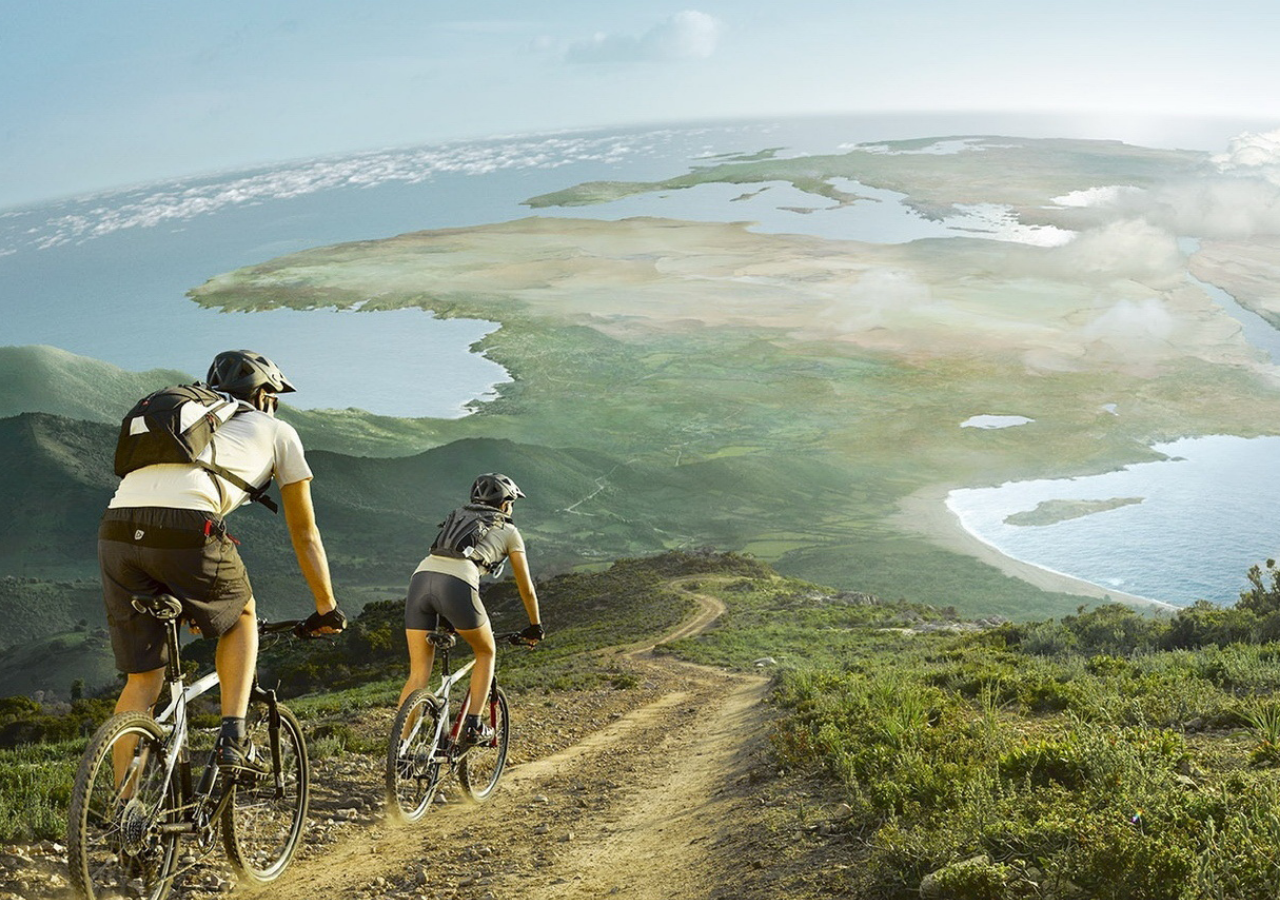
<file: zadanie1/index.html>
﻿<!DOCTYPE html>
 <html>
 <head>
  <meta charset=utf-8>
  <title>TEST Java Script №1</title>
  <link rel="stylesheet" href="css/reset.css">
  <link rel="stylesheet" href="css/style.css">
  <script src="js/script.js"></script>
 </head>

 <body>
 </body>
 </html>
</file>
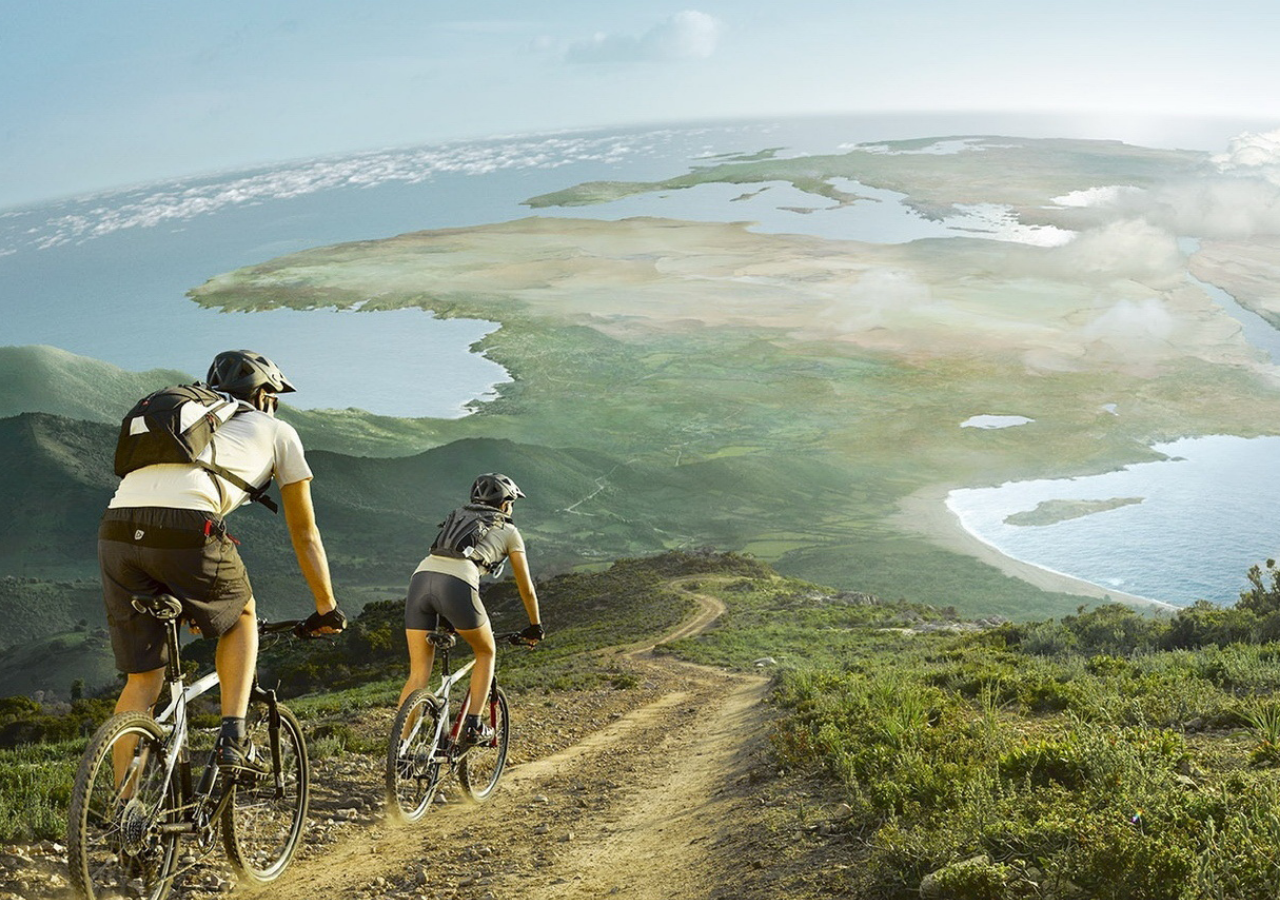
<file: zadanie2/index.html>
﻿<!DOCTYPE html>
 <html>
 <head>
  <meta charset=utf-8>
  <title>TEST Java Script №2</title>
  <link rel="stylesheet" href="css/reset.css">
  <link rel="stylesheet" href="css/style.css">
  <script src="js/script.js"></script>

 </head>

 <body>
 </body>
 </html>
</file>
<file: zadanie1/css/style.css>
﻿body {
	background: url('../img/fon.png') no-repeat top center;
	background-size:  cover;	
}
</file>
<file: zadanie2/css/style.css>
﻿body {
	background: url('../img/fon.png') no-repeat top center;
	background-size:  cover;	
}
</file>
